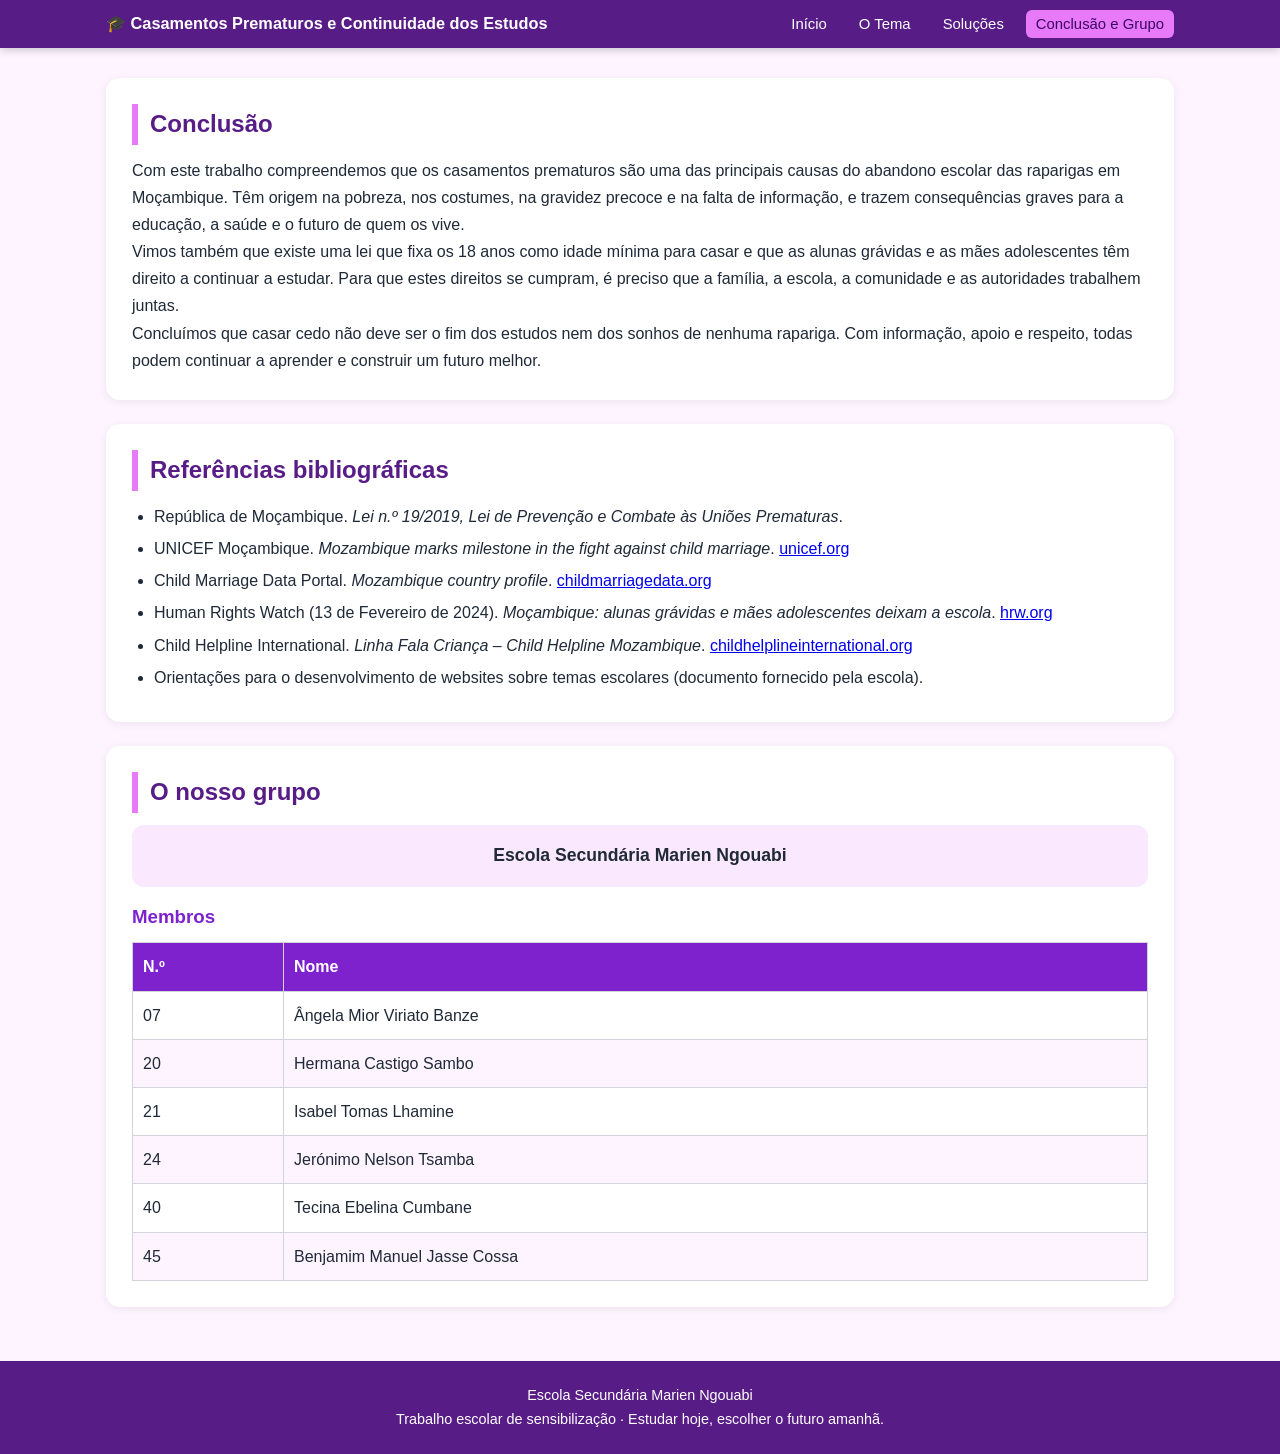
<file: sobre.html>
<!DOCTYPE html>
<html lang="pt">
<head>
<meta charset="UTF-8">
<meta name="viewport" content="width=device-width, initial-scale=1">
<title>Conclusão e Grupo | Casamentos Prematuros e Continuidade dos Estudos</title>
<link rel="stylesheet" href="style.css">
</head>
<body>
<header class="top"><div class="bar">
<div class="logo">🎓 Casamentos Prematuros e Continuidade dos Estudos</div>
<button id="menu" aria-label="Menu">☰</button>
<nav id="nav"><a href="index.html" class="">Início</a><a href="tema.html" class="">O Tema</a><a href="solucoes.html" class="">Soluções</a><a href="sobre.html" class="on">Conclusão e Grupo</a></nav>
</div></header>

<main>
<section id="conclusao">
<h2>Conclusão</h2>
<p>Com este trabalho compreendemos que os casamentos prematuros são uma das principais causas do abandono escolar das raparigas em Moçambique. Têm origem na pobreza, nos costumes, na gravidez precoce e na falta de informação, e trazem consequências graves para a educação, a saúde e o futuro de quem os vive.</p>
<p>Vimos também que existe uma lei que fixa os 18 anos como idade mínima para casar e que as alunas grávidas e as mães adolescentes têm direito a continuar a estudar. Para que estes direitos se cumpram, é preciso que a família, a escola, a comunidade e as autoridades trabalhem juntas.</p>
<p>Concluímos que casar cedo não deve ser o fim dos estudos nem dos sonhos de nenhuma rapariga. Com informação, apoio e respeito, todas podem continuar a aprender e construir um futuro melhor.</p>
</section>

<section id="referencias">
<h2>Referências bibliográficas</h2>
<ul>
<li>República de Moçambique. <i>Lei n.º 19/2019, Lei de Prevenção e Combate às Uniões Prematuras</i>.</li>
<li>UNICEF Moçambique. <i>Mozambique marks milestone in the fight against child marriage</i>. <a href="https://www.unicef.org/mozambique/en/stories/mozambique-marks-milestone-fight-against-child-marriage">unicef.org</a></li>
<li>Child Marriage Data Portal. <i>Mozambique country profile</i>. <a href="https://childmarriagedata.org/country-profiles/mozambique">childmarriagedata.org</a></li>
<li>Human Rights Watch (13 de Fevereiro de 2024). <i>Moçambique: alunas grávidas e mães adolescentes deixam a escola</i>. <a href="https://www.hrw.org/pt/news/2024/02/13/mozambique-pregnant-students-adolescent-mothers-leave-school">hrw.org</a></li>
<li>Child Helpline International. <i>Linha Fala Criança – Child Helpline Mozambique</i>. <a href="https://childhelplineinternational.org/mozambique-linha-fala-crianca-child-helpline-mozambique/">childhelplineinternational.org</a></li>
<li>Orientações para o desenvolvimento de websites sobre temas escolares (documento fornecido pela escola).</li>
</ul>
</section>

<section id="grupo">
<h2>O nosso grupo</h2>
<div class="school"><b>Escola Secundária Marien Ngouabi</b></div>
<h3>Membros</h3>
<table><thead><tr><th>N.º</th><th>Nome</th></tr></thead><tbody><tr><td>07</td><td>Ângela Mior Viriato Banze</td></tr><tr><td>20</td><td>Hermana Castigo Sambo</td></tr><tr><td>21</td><td>Isabel Tomas Lhamine</td></tr><tr><td>24</td><td>Jerónimo Nelson Tsamba</td></tr><tr><td>40</td><td>Tecina Ebelina Cumbane</td></tr><tr><td>45</td><td>Benjamim Manuel Jasse Cossa</td></tr></tbody></table>
</section>
</main>

<footer>
Escola Secundária Marien Ngouabi<br>
Trabalho escolar de sensibilização · Estudar hoje, escolher o futuro amanhã.
</footer>
<script src="script.js"></script>
</body>
</html>
</file>
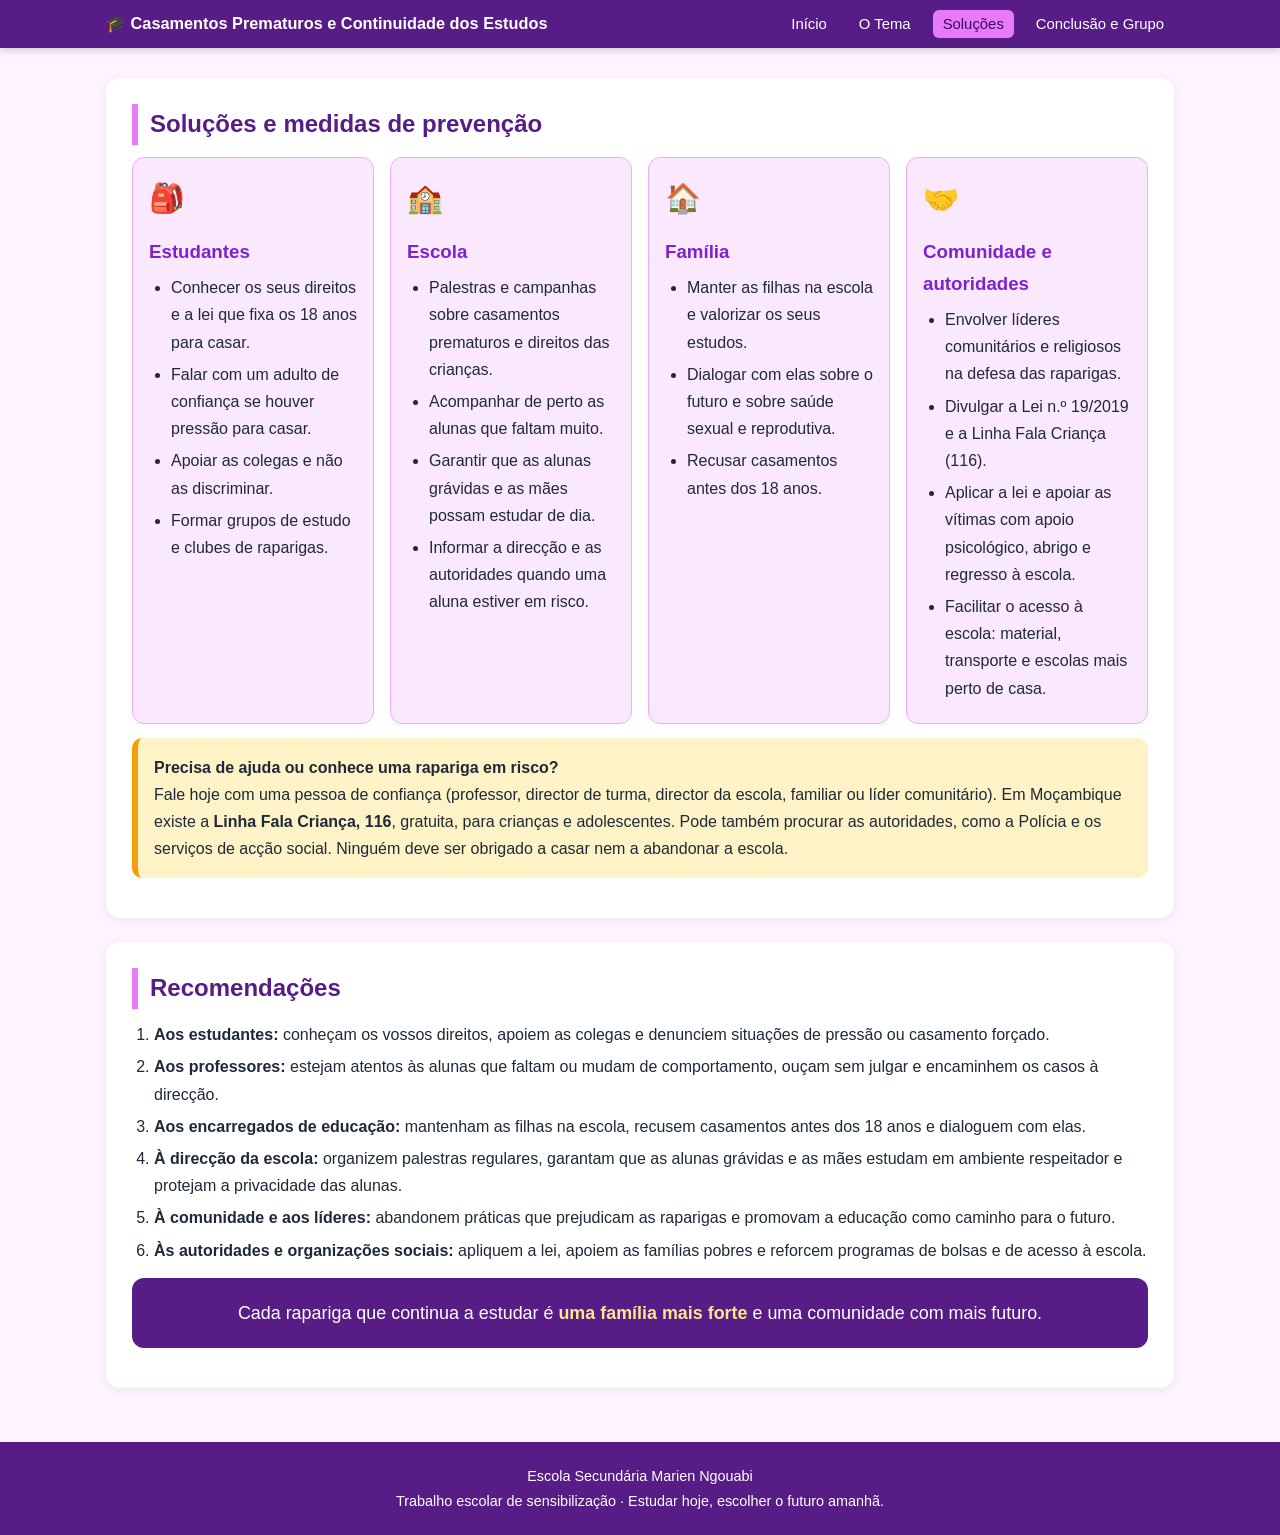
<file: solucoes.html>
<!DOCTYPE html>
<html lang="pt">
<head>
<meta charset="UTF-8">
<meta name="viewport" content="width=device-width, initial-scale=1">
<title>Soluções | Casamentos Prematuros e Continuidade dos Estudos</title>
<link rel="stylesheet" href="style.css">
</head>
<body>
<header class="top"><div class="bar">
<div class="logo">🎓 Casamentos Prematuros e Continuidade dos Estudos</div>
<button id="menu" aria-label="Menu">☰</button>
<nav id="nav"><a href="index.html" class="">Início</a><a href="tema.html" class="">O Tema</a><a href="solucoes.html" class="on">Soluções</a><a href="sobre.html" class="">Conclusão e Grupo</a></nav>
</div></header>

<main>
<section id="prevencao">
<h2>Soluções e medidas de prevenção</h2>
<div class="grid">
<div class="card"><div class="ic">🎒</div><h3>Estudantes</h3><ul><li>Conhecer os seus direitos e a lei que fixa os 18 anos para casar.</li><li>Falar com um adulto de confiança se houver pressão para casar.</li><li>Apoiar as colegas e não as discriminar.</li><li>Formar grupos de estudo e clubes de raparigas.</li></ul></div>
<div class="card"><div class="ic">🏫</div><h3>Escola</h3><ul><li>Palestras e campanhas sobre casamentos prematuros e direitos das crianças.</li><li>Acompanhar de perto as alunas que faltam muito.</li><li>Garantir que as alunas grávidas e as mães possam estudar de dia.</li><li>Informar a direcção e as autoridades quando uma aluna estiver em risco.</li></ul></div>
<div class="card"><div class="ic">🏠</div><h3>Família</h3><ul><li>Manter as filhas na escola e valorizar os seus estudos.</li><li>Dialogar com elas sobre o futuro e sobre saúde sexual e reprodutiva.</li><li>Recusar casamentos antes dos 18 anos.</li></ul></div>
<div class="card"><div class="ic">🤝</div><h3>Comunidade e autoridades</h3><ul><li>Envolver líderes comunitários e religiosos na defesa das raparigas.</li><li>Divulgar a Lei n.º 19/2019 e a Linha Fala Criança (116).</li><li>Aplicar a lei e apoiar as vítimas com apoio psicológico, abrigo e regresso à escola.</li><li>Facilitar o acesso à escola: material, transporte e escolas mais perto de casa.</li></ul></div>
</div>
<div class="alert"><b>Precisa de ajuda ou conhece uma rapariga em risco?</b><br>
Fale hoje com uma pessoa de confiança (professor, director de turma, director da escola, familiar ou líder comunitário). Em Moçambique existe a <b>Linha Fala Criança, 116</b>, gratuita, para crianças e adolescentes. Pode também procurar as autoridades, como a Polícia e os serviços de acção social. Ninguém deve ser obrigado a casar nem a abandonar a escola.</div>
</section>

<section id="recomendacoes">
<h2>Recomendações</h2>
<ol>
<li><b>Aos estudantes:</b> conheçam os vossos direitos, apoiem as colegas e denunciem situações de pressão ou casamento forçado.</li>
<li><b>Aos professores:</b> estejam atentos às alunas que faltam ou mudam de comportamento, ouçam sem julgar e encaminhem os casos à direcção.</li>
<li><b>Aos encarregados de educação:</b> mantenham as filhas na escola, recusem casamentos antes dos 18 anos e dialoguem com elas.</li>
<li><b>À direcção da escola:</b> organizem palestras regulares, garantam que as alunas grávidas e as mães estudam em ambiente respeitador e protejam a privacidade das alunas.</li>
<li><b>À comunidade e aos líderes:</b> abandonem práticas que prejudicam as raparigas e promovam a educação como caminho para o futuro.</li>
<li><b>Às autoridades e organizações sociais:</b> apliquem a lei, apoiem as famílias pobres e reforcem programas de bolsas e de acesso à escola.</li>
</ol>
<div class="quote">Cada rapariga que continua a estudar é <b>uma família mais forte</b> e uma comunidade com mais futuro.</div>
</section>
</main>

<footer>
Escola Secundária Marien Ngouabi<br>
Trabalho escolar de sensibilização · Estudar hoje, escolher o futuro amanhã.
</footer>
<script src="script.js"></script>
</body>
</html>
</file>
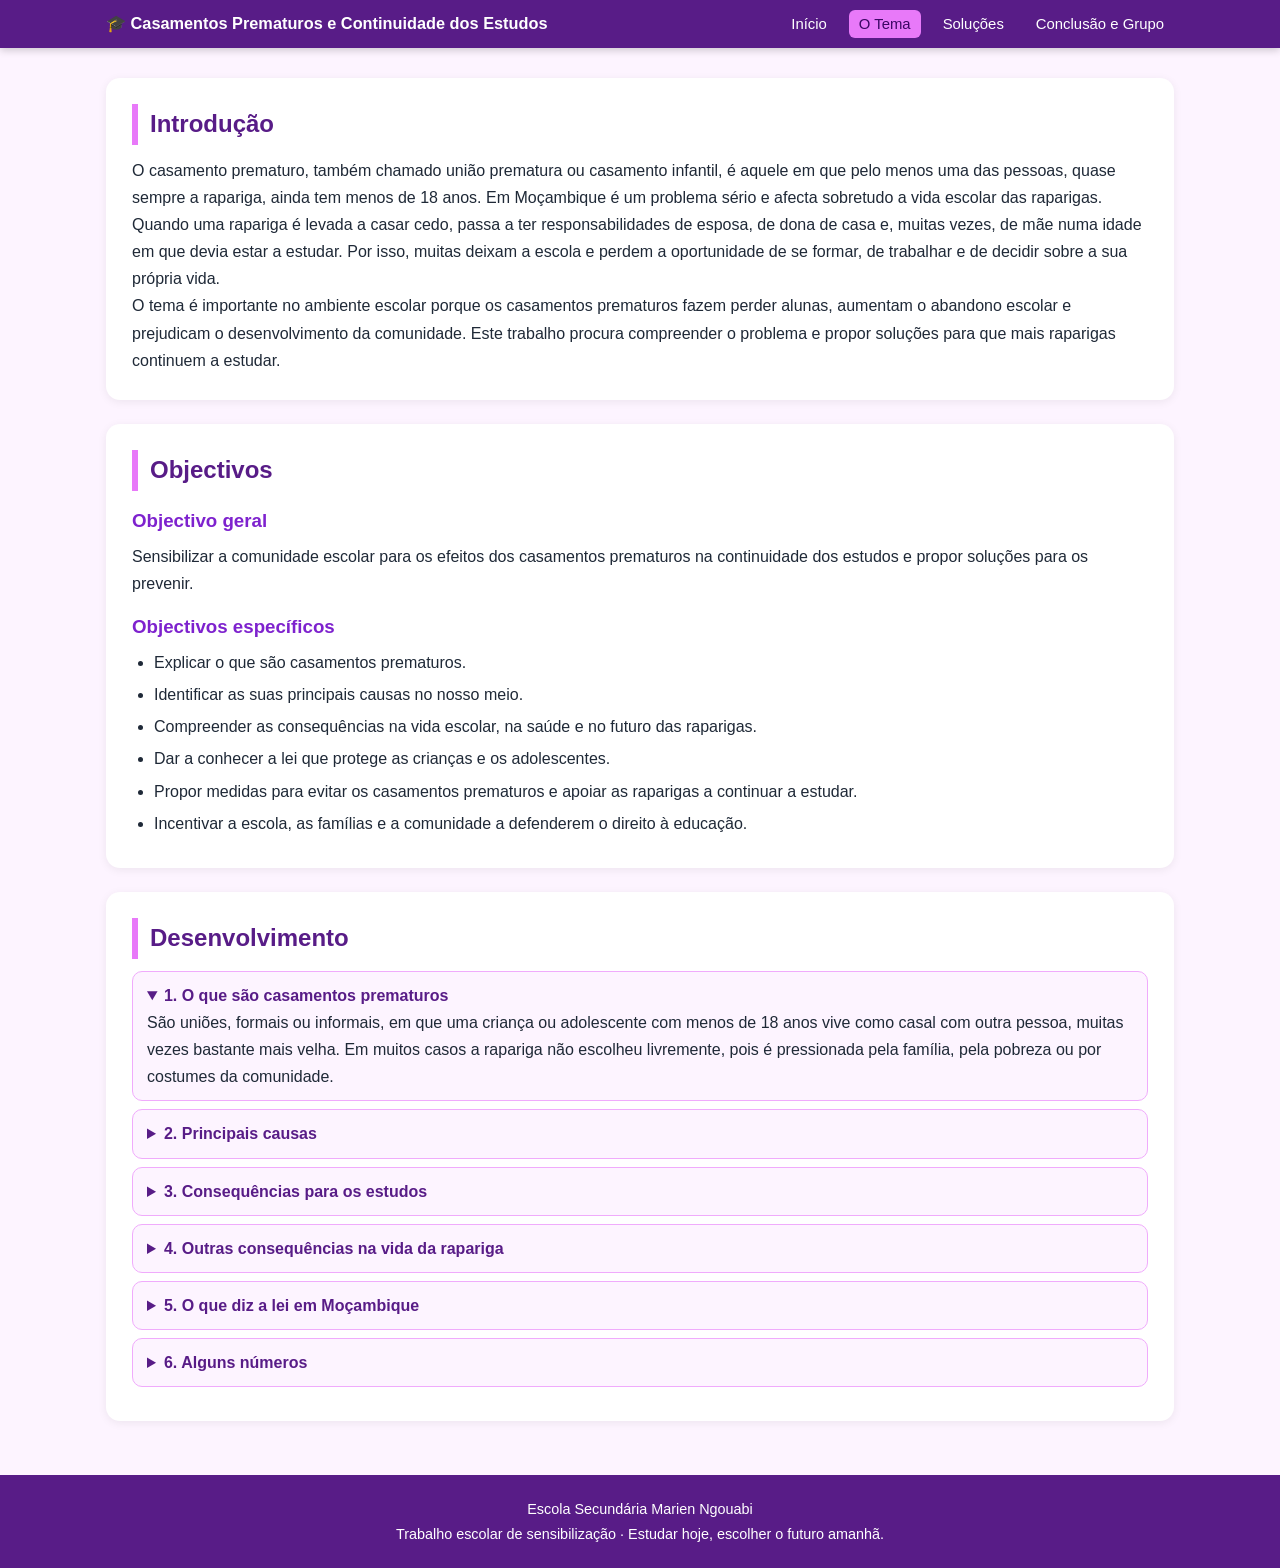
<file: tema.html>
<!DOCTYPE html>
<html lang="pt">
<head>
<meta charset="UTF-8">
<meta name="viewport" content="width=device-width, initial-scale=1">
<title>O Tema | Casamentos Prematuros e Continuidade dos Estudos</title>
<link rel="stylesheet" href="style.css">
</head>
<body>
<header class="top"><div class="bar">
<div class="logo">🎓 Casamentos Prematuros e Continuidade dos Estudos</div>
<button id="menu" aria-label="Menu">☰</button>
<nav id="nav"><a href="index.html" class="">Início</a><a href="tema.html" class="on">O Tema</a><a href="solucoes.html" class="">Soluções</a><a href="sobre.html" class="">Conclusão e Grupo</a></nav>
</div></header>

<main>
<section id="introducao">
<h2>Introdução</h2>
<p>O casamento prematuro, também chamado união prematura ou casamento infantil, é aquele em que pelo menos uma das pessoas, quase sempre a rapariga, ainda tem menos de 18 anos. Em Moçambique é um problema sério e afecta sobretudo a vida escolar das raparigas.</p>
<p>Quando uma rapariga é levada a casar cedo, passa a ter responsabilidades de esposa, de dona de casa e, muitas vezes, de mãe numa idade em que devia estar a estudar. Por isso, muitas deixam a escola e perdem a oportunidade de se formar, de trabalhar e de decidir sobre a sua própria vida.</p>
<p>O tema é importante no ambiente escolar porque os casamentos prematuros fazem perder alunas, aumentam o abandono escolar e prejudicam o desenvolvimento da comunidade. Este trabalho procura compreender o problema e propor soluções para que mais raparigas continuem a estudar.</p>
</section>

<section id="objectivos">
<h2>Objectivos</h2>
<h3>Objectivo geral</h3>
<p>Sensibilizar a comunidade escolar para os efeitos dos casamentos prematuros na continuidade dos estudos e propor soluções para os prevenir.</p>
<h3>Objectivos específicos</h3>
<ul>
<li>Explicar o que são casamentos prematuros.</li>
<li>Identificar as suas principais causas no nosso meio.</li>
<li>Compreender as consequências na vida escolar, na saúde e no futuro das raparigas.</li>
<li>Dar a conhecer a lei que protege as crianças e os adolescentes.</li>
<li>Propor medidas para evitar os casamentos prematuros e apoiar as raparigas a continuar a estudar.</li>
<li>Incentivar a escola, as famílias e a comunidade a defenderem o direito à educação.</li>
</ul>
</section>

<section id="desenvolvimento">
<h2>Desenvolvimento</h2>

<details open><summary>1. O que são casamentos prematuros</summary>
<p>São uniões, formais ou informais, em que uma criança ou adolescente com menos de 18 anos vive como casal com outra pessoa, muitas vezes bastante mais velha. Em muitos casos a rapariga não escolheu livremente, pois é pressionada pela família, pela pobreza ou por costumes da comunidade.</p></details>

<details><summary>2. Principais causas</summary>
<ul>
<li><b>Pobreza:</b> algumas famílias vêem o casamento como forma de reduzir despesas ou de receber um dote.</li>
<li><b>Costumes e tradições:</b> a ideia de que a rapariga deve casar cedo e de que o seu valor está no casamento.</li>
<li><b>Gravidez precoce:</b> uma gravidez na adolescência leva por vezes a um casamento forçado.</li>
<li><b>Falta de informação:</b> desconhecimento da lei e dos direitos das crianças.</li>
<li><b>Dificuldades de acesso à escola:</b> escolas longe de casa, falta de material, uniformes e transporte.</li>
<li><b>Pressão e abuso:</b> aliciamento por homens mais velhos e violência sexual.</li>
<li><b>Falta de oportunidades:</b> quando não se vê futuro nos estudos, o casamento parece a única saída.</li>
</ul></details>

<details><summary>3. Consequências para os estudos</summary>
<ul>
<li>A rapariga deixa de frequentar as aulas por causa das tarefas de casa, da gravidez e dos cuidados com os filhos.</li>
<li>O marido ou a família do marido nem sempre permitem que continue a estudar.</li>
<li>Perde o contacto com colegas e professores e a motivação para voltar.</li>
<li>Fica com menos oportunidades de emprego e de rendimento próprio, e por isso mais dependente.</li>
</ul></details>

<details><summary>4. Outras consequências na vida da rapariga</summary>
<ul>
<li><b>Saúde:</b> gravidez e parto numa idade em que o corpo ainda se está a desenvolver trazem mais riscos para a mãe e para o bebé.</li>
<li><b>Emocionais:</b> isolamento, medo, stress e ansiedade.</li>
<li><b>Violência:</b> maior risco de violência dentro da relação, sobretudo quando há grande diferença de idade e dependência.</li>
<li><b>Pobreza:</b> o ciclo repete-se, porque filhos de mães com pouca escolaridade têm mais dificuldade em estudar.</li>
</ul></details>

<details><summary>5. O que diz a lei em Moçambique</summary>
<p>A <b>Lei n.º 19/2019</b>, Lei de Prevenção e Combate às Uniões Prematuras, estabelece que <b>a idade mínima para casar é de 18 anos</b>. O objectivo é proteger as crianças e garantir o seu direito à educação e a um desenvolvimento saudável.</p>
<p>Em relação à escola, em 2003 um despacho ministerial mandava transferir as alunas grávidas e as mães adolescentes para o ensino nocturno. Esse despacho foi revogado em Dezembro de 2018, e as escolas devem permitir que estas alunas estudem de dia, no horário normal. Mesmo assim, segundo a organização Human Rights Watch (2024), em alguns casos ainda há professores e escolas que encaminham automaticamente as alunas para o nocturno ou as discriminam.</p></details>

<details><summary>6. Alguns números</summary>
<p>Segundo o portal de dados sobre casamento infantil (Child Marriage Data Portal), cerca de <b>48,4% das mulheres de 20 a 24 anos em Moçambique casaram antes dos 18 anos</b> (dados de 2023). A Human Rights Watch refere que Moçambique tem um dos índices mais altos do mundo.</p>
<p>O mesmo portal mostra que a escola protege. A percentagem de casamento antes dos 18 anos é muito menor entre quem chegou ao ensino secundário do que entre quem só estudou até ao primário:</p>
<div class="bars">
<div class="bar-row"><span>Sem escolaridade</span><div class="track"><div class="fill" style="width:54.1%">54,1%</div></div></div>
<div class="bar-row"><span>Ensino primário</span><div class="track"><div class="fill" style="width:66.7%">66,7%</div></div></div>
<div class="bar-row"><span>Ensino secundário ou superior</span><div class="track"><div class="fill" style="width:22.9%">22,9%</div></div></div>
</div>
<p style="font-size:.9rem;margin-top:8px">Fonte: Child Marriage Data Portal (Moçambique, dados de 2023). Percentagem de casamentos antes dos 18 anos, por nível de escolaridade. Estes números são nacionais e podem variar de região para região.</p></details>
</section>
</main>

<footer>
Escola Secundária Marien Ngouabi<br>
Trabalho escolar de sensibilização · Estudar hoje, escolher o futuro amanhã.
</footer>
<script src="script.js"></script>
</body>
</html>
</file>
<file: style.css>
:root{--p1:#581c87;--p2:#7e22ce;--p3:#e879f9;--acc:#be185d;--bg:#fdf4ff;--ink:#1f2937;--y:#fde68a}
*{box-sizing:border-box;margin:0;padding:0}
body{font-family:'Segoe UI',Arial,sans-serif;color:var(--ink);background:var(--bg);line-height:1.7}
img,video{max-width:100%}
header.top{background:var(--p1);color:#fff;position:sticky;top:0;z-index:10;box-shadow:0 2px 8px #0003}
.bar{max-width:1100px;margin:auto;display:flex;align-items:center;justify-content:space-between;padding:10px 16px;flex-wrap:wrap}
.logo{font-weight:700;font-size:1.02rem}
nav a{color:#fff;text-decoration:none;margin-left:12px;padding:6px 10px;border-radius:6px;font-size:.93rem}
nav a:hover,nav a.on{background:var(--p3);color:#3b0764}
#menu{display:none;background:none;border:1px solid #fff;color:#fff;font-size:1.3rem;padding:2px 10px;border-radius:6px}
.hero{background:linear-gradient(135deg,#581c87,#7e22ce 55%,#be185d);color:#fff;text-align:center;padding:70px 20px}
.hero h1{font-size:clamp(1.7rem,5vw,2.9rem);max-width:820px;margin:auto}
.hero p.sub{font-size:1.25rem;font-style:italic;margin:14px auto;color:var(--y)}
.hero p{max-width:700px;margin:10px auto}
.btn{display:inline-block;background:var(--y);color:#134e4a;padding:12px 26px;border-radius:30px;text-decoration:none;font-weight:700;margin-top:16px;border:0;cursor:pointer;font-size:1rem}
main{max-width:1100px;margin:auto;padding:30px 16px}
section{background:#fff;border-radius:14px;padding:26px;margin-bottom:24px;box-shadow:0 2px 10px #0001}
h2{color:var(--p1);margin-bottom:12px;border-left:6px solid var(--p3);padding-left:12px}
h3{color:var(--p2);margin:14px 0 6px}
ul,ol{margin-left:22px}
li{margin:5px 0}
.grid{display:grid;grid-template-columns:repeat(auto-fit,minmax(240px,1fr));gap:16px;margin-top:12px}
.card{background:#fae8ff;border:1px solid #f0abfc;border-radius:12px;padding:16px}
.card .ic{font-size:1.8rem}
.quote{background:var(--p1);color:#fff;border-radius:12px;padding:20px;font-size:1.12rem;text-align:center;margin:14px 0}
.quote b{color:var(--y)}
.pillars{display:flex;gap:14px;flex-wrap:wrap;justify-content:center;margin-top:14px}
.pill{background:var(--p2);color:#fff;border-radius:40px;padding:10px 24px;font-weight:700;letter-spacing:1px}
.school{background:#fae8ff;border-radius:12px;padding:16px;text-align:center;font-size:1.1rem}
table{width:100%;border-collapse:collapse;margin-top:10px}
th,td{padding:10px;border:1px solid #d1d5db;text-align:left}
th{background:var(--p2);color:#fff}
tr:nth-child(even){background:#fdf4ff}
details{background:#fdf4ff;border:1px solid #f0abfc;border-radius:10px;padding:10px 14px;margin:8px 0}
summary{cursor:pointer;font-weight:700;color:var(--p1)}
.photos{display:grid;grid-template-columns:repeat(auto-fit,minmax(220px,1fr));gap:14px;margin-top:12px}
.photos figure{margin:0}
.photos img{width:100%;height:260px;object-fit:cover;border-radius:12px}
figcaption{font-size:.88rem;color:#4b5563;margin-top:4px}
.vid{display:grid;grid-template-columns:minmax(240px,340px) 1fr;gap:20px;align-items:start;margin:18px 0;padding-bottom:18px;border-bottom:1px dashed #f0abfc}
.vid video{width:100%;border-radius:12px;background:#000}
.bars{margin-top:10px}
.bar-row{margin:10px 0}
.bar-row span{display:block;font-size:.93rem;margin-bottom:3px}
.track{background:#e5e7eb;border-radius:20px;height:22px;overflow:hidden}
.fill{background:linear-gradient(90deg,var(--p2),var(--acc));height:100%;color:#fff;font-size:.8rem;padding-left:10px;line-height:22px;border-radius:20px}
.alert{background:#fef3c7;border-left:6px solid #f59e0b;border-radius:10px;padding:16px;margin:14px 0}
#breath{text-align:center}
#circle{width:130px;height:130px;border-radius:50%;background:radial-gradient(circle,#f0abfc,#7e22ce);margin:18px auto;display:flex;align-items:center;justify-content:center;color:#fff;font-weight:700;transition:transform 4s ease-in-out}
#circle.in{transform:scale(1.5)}
#btxt{font-size:1.2rem;font-weight:700;color:var(--p1);min-height:30px}
form label{display:block;margin:10px 0 4px;font-weight:600}
form select{width:100%;padding:10px;border:1px solid #9ca3af;border-radius:8px;font:inherit}
#res{margin-top:12px;font-weight:700;color:var(--p2)}
footer{background:var(--p1);color:#fff;text-align:center;padding:22px 16px;font-size:.9rem}
@media(max-width:760px){#menu{display:block}nav{display:none;width:100%;flex-direction:column;margin-top:8px}nav.open{display:flex}nav a{margin:3px 0}.vid{grid-template-columns:1fr}}
</file>
